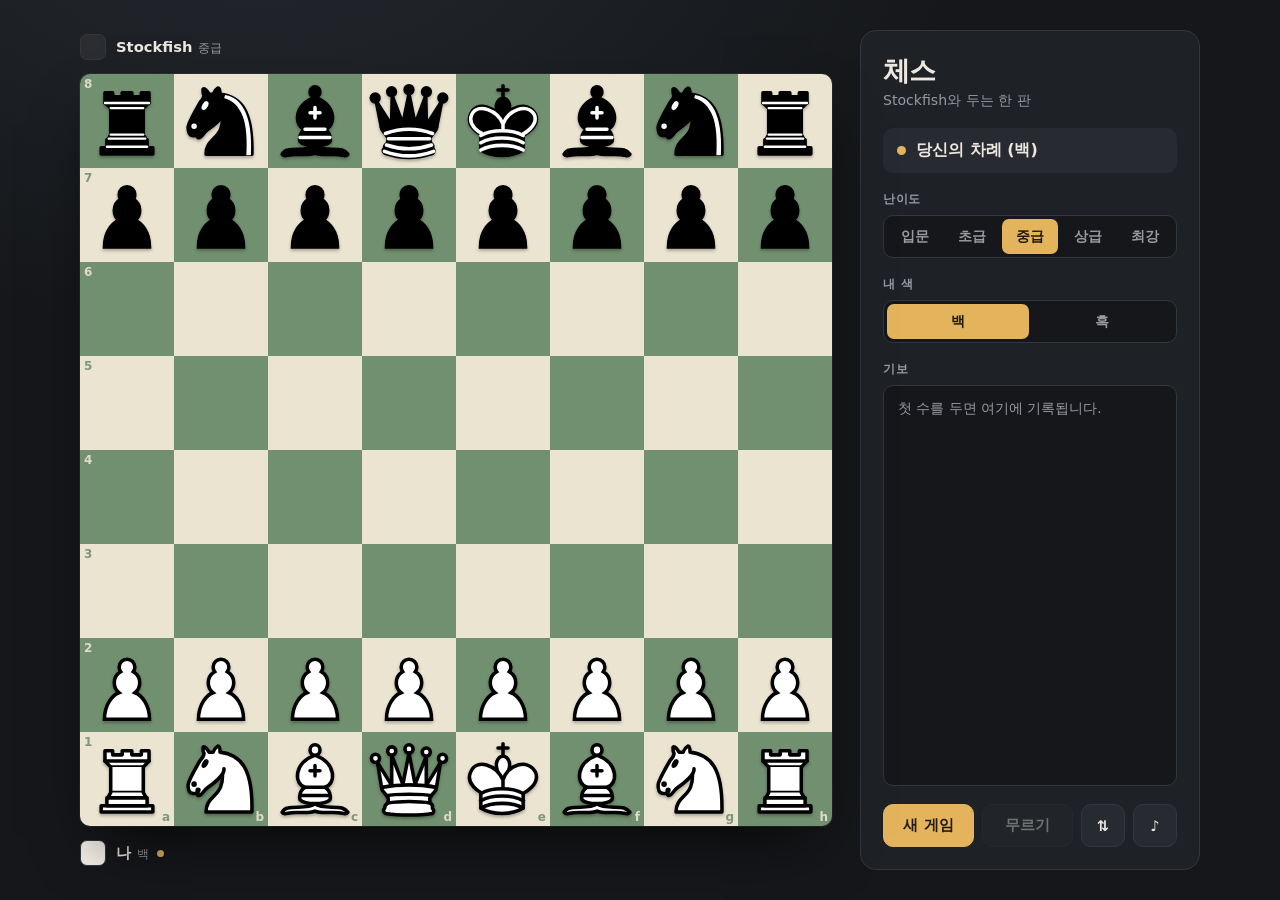
<file: index.html>
<!DOCTYPE html>
<html lang="ko">
<head>
    <meta charset="UTF-8">
    <meta name="viewport" content="width=device-width, initial-scale=1.0, viewport-fit=cover">
    <meta name="theme-color" content="#15171a">
    <title>체스 — AI 대국</title>
    <link rel="stylesheet" href="style.css?v=3">
</head>
<body>

<main class="app">
    <section class="table">
        <div class="player" id="barTop">
            <span class="avatar"></span>
            <span class="who"></span>
            <span class="taken"></span>
            <span class="lead"></span>
        </div>

        <div class="board" id="board" aria-label="체스판">
            <div class="squares" id="squares"></div>
            <div class="pieces" id="pieces"></div>
            <div class="promo" id="promo" hidden></div>
            <div class="result" id="result" hidden>
                <div class="result-card">
                    <p class="result-title" id="resultTitle"></p>
                    <p class="result-sub" id="resultSub"></p>
                    <div class="result-actions">
                        <button class="btn primary" id="resultNew">새 게임</button>
                        <button class="btn ghost" id="resultClose">보드 보기</button>
                    </div>
                </div>
            </div>
        </div>

        <div class="player" id="barBottom">
            <span class="avatar"></span>
            <span class="who"></span>
            <span class="taken"></span>
            <span class="lead"></span>
        </div>
    </section>

    <aside class="panel">
        <header class="brand">
            <h1>체스</h1>
            <p>Stockfish와 두는 한 판</p>
        </header>

        <div class="status" id="status" aria-live="polite">
            <span class="dot"></span>
            <span id="statusText">불러오는 중…</span>
        </div>

        <div class="field">
            <span class="label">난이도</span>
            <div class="seg" id="levelSeg" role="radiogroup" aria-label="난이도"></div>
        </div>

        <div class="field">
            <span class="label">내 색</span>
            <div class="seg" id="colorSeg" role="radiogroup" aria-label="내 색">
                <button data-color="w" role="radio">백</button>
                <button data-color="b" role="radio">흑</button>
            </div>
        </div>

        <div class="moves-wrap">
            <span class="label">기보</span>
            <ol class="moves" id="moves"></ol>
        </div>

        <div class="actions">
            <button class="btn primary" id="newBtn">새 게임</button>
            <button class="btn" id="undoBtn">무르기</button>
            <button class="btn icon" id="flipBtn" title="보드 뒤집기" aria-label="보드 뒤집기">⇅</button>
            <button class="btn icon" id="soundBtn" title="소리" aria-label="소리 켜기/끄기">♪</button>
        </div>
    </aside>
</main>

<script src="vendor/chess.js"></script>
<script src="script.js?v=3"></script>
</body>
</html>
</file>
<file: style.css>
:root {
    --bg: #15171a;
    --surface: #1e2126;
    --surface-2: #272b31;
    --line: #32373f;
    --text: #ece8df;
    --muted: #979aa1;
    --accent: #e3b45c;
    --accent-ink: #20180a;
    --sq-light: #ebe4d1;
    --sq-dark: #71906f;
    --mark: rgba(238, 190, 70, .52);
    --danger: #e0533f;
    --ease: cubic-bezier(.22, .9, .25, 1);
    --board: min(calc(100vw - 440px), calc(100dvh - 148px), 760px);
}

* { box-sizing: border-box; }

html, body { height: 100%; }

body {
    margin: 0;
    background:
        radial-gradient(1200px 700px at 20% -10%, #23272d 0%, transparent 60%),
        var(--bg);
    color: var(--text);
    font-family: "Pretendard", "Apple SD Gothic Neo", "Malgun Gothic", "Noto Sans KR", system-ui, sans-serif;
    -webkit-font-smoothing: antialiased;
    display: grid;
    place-items: center;
}

.app {
    display: grid;
    grid-template-columns: var(--board) 340px;
    gap: 28px;
    padding: 20px;
    align-items: stretch;
}

/* ───────── 보드 영역 ───────── */

.table { display: grid; gap: 10px; width: var(--board); }

.player {
    display: flex;
    align-items: center;
    gap: 10px;
    height: 34px;
    font-size: .92rem;
}
.avatar {
    width: 26px; height: 26px; border-radius: 7px;
    border: 1px solid var(--line);
    flex: none;
}
.avatar.w { background: #f3efe6; }
.avatar.b { background: #2b2d31; }
.who { font-weight: 600; white-space: nowrap; }
.who small { font-weight: 400; color: var(--muted); margin-left: 6px; }
.player.turn .who::after {
    content: "";
    display: inline-block;
    width: 7px; height: 7px; margin-left: 8px;
    border-radius: 50%;
    background: var(--accent);
    vertical-align: middle;
}
.taken { display: flex; align-items: center; min-width: 0; overflow: hidden; }
.taken svg { width: 20px; height: 20px; margin-right: -7px; flex: none; }
.taken svg.gap { margin-left: 6px; }
.lead { color: var(--muted); font-size: .82rem; font-variant-numeric: tabular-nums; margin-left: 8px; }

.board {
    position: relative;
    width: var(--board);
    aspect-ratio: 1;
    border-radius: 10px;
    overflow: hidden;
    box-shadow: 0 0 0 1px rgba(255,255,255,.06), 0 30px 60px -20px rgba(0,0,0,.7);
    touch-action: none;
    user-select: none;
    -webkit-user-select: none;
    -webkit-tap-highlight-color: transparent;
}

.squares {
    position: absolute; inset: 0;
    display: grid;
    grid-template: repeat(8, 1fr) / repeat(8, 1fr);
}
.sq { position: relative; }
.sq.light { background: var(--sq-light); }
.sq.dark  { background: var(--sq-dark); }
.sq.can   { cursor: grab; }
.board.grabbing, .board.grabbing .sq { cursor: grabbing; }

.sq .coord {
    position: absolute;
    font-size: clamp(9px, calc(var(--board) / 62), 12px);
    font-weight: 700;
    line-height: 1;
    opacity: .9;
    pointer-events: none;
}
.sq.light .coord { color: var(--sq-dark); }
.sq.dark  .coord { color: var(--sq-light); }
.coord.rank { top: 4px; left: 4px; }
.coord.file { bottom: 3px; right: 4px; }

.sq::before, .sq::after {
    content: "";
    position: absolute; inset: 0;
    pointer-events: none;
    opacity: 0;
    transition: opacity .14s ease;
}
/* 마지막 수 · 선택 */
.sq::before { background: var(--mark); }
.sq.last::before { opacity: .8; }
.sq.sel::before  { opacity: 1; }
.sq.check::before {
    opacity: 1;
    background: radial-gradient(circle, rgba(224,83,63,.95) 0%, rgba(224,83,63,.55) 45%, transparent 72%);
}
/* 갈 수 있는 칸 */
.sq::after {
    inset: 34%;
    border-radius: 50%;
    background: rgba(20, 24, 20, .26);
    transform: scale(.4);
    transition: opacity .14s ease, transform .18s var(--ease);
}
.sq.hint::after { opacity: 1; transform: scale(1); cursor: pointer; }
.sq.hint { cursor: pointer; }
.sq.hint.cap::after {
    inset: 5%;
    background: none;
    border: calc(var(--board) / 110) solid rgba(20, 24, 20, .26);
}
.sq.hover::after { opacity: 1; inset: 0; border-radius: 0; border: 0; background: rgba(20,24,20,.2); transform: none; }

.pieces { position: absolute; inset: 0; pointer-events: none; }
.piece {
    position: absolute; top: 0; left: 0;
    width: 12.5%; height: 12.5%;
    transition: transform .22s var(--ease), opacity .16s ease;
    will-change: transform;
    z-index: 1;
}
.piece svg {
    width: 100%; height: 100%;
    display: block;
    filter: drop-shadow(0 2px 1.5px rgba(0,0,0,.28));
    transition: transform .16s var(--ease), filter .16s ease;
}
.piece.moving { z-index: 3; }
.piece.enter { opacity: 0; }
.piece.enter svg { transform: scale(.55); }
.piece.gone { opacity: 0; transition: transform .22s var(--ease), opacity .14s ease .1s; }
.piece.gone svg { transform: scale(.7); transition-delay: .1s; }
.piece.dragging { transition: none; z-index: 5; }
.piece.dragging svg { transform: scale(1.16); filter: drop-shadow(0 10px 8px rgba(0,0,0,.35)); }

/* 승급 선택 */
.promo {
    position: absolute; top: 0; left: 0;
    width: 12.5%;
    z-index: 8;
    display: grid;
    background: #f6f2e8;
    border-radius: 8px;
    box-shadow: 0 14px 34px rgba(0,0,0,.5);
    overflow: hidden;
    animation: pop .16s var(--ease);
}
.promo[hidden] { display: none; }
.promo button {
    aspect-ratio: 1; padding: 6%;
    border: 0; background: none; cursor: pointer;
    transition: background .12s;
}
.promo button:hover { background: var(--accent); }
.promo svg { width: 100%; height: 100%; display: block; }

/* 결과 */
.result {
    position: absolute; inset: 0; z-index: 9;
    display: grid; place-items: center;
    background: rgba(12, 13, 15, .55);
    backdrop-filter: blur(3px);
    animation: fade .25s ease;
}
.result[hidden] { display: none; }
.result-card {
    background: var(--surface);
    border: 1px solid var(--line);
    border-radius: 16px;
    padding: 26px 30px 22px;
    text-align: center;
    min-width: min(300px, 80%);
    animation: pop .28s var(--ease);
}
.result-title { margin: 0; font-size: 1.6rem; font-weight: 800; letter-spacing: -.02em; }
.result-sub { margin: 6px 0 20px; color: var(--muted); }
.result-actions { display: flex; gap: 8px; justify-content: center; }

@keyframes pop { from { opacity: 0; transform: scale(.92); } }
@keyframes fade { from { opacity: 0; } }

/* ───────── 사이드 패널 ───────── */

.panel {
    background: var(--surface);
    border: 1px solid var(--line);
    border-radius: 16px;
    padding: 22px;
    display: flex;
    flex-direction: column;
    gap: 18px;
    min-height: 0;
    max-height: calc(var(--board) + 88px);
}

.brand h1 { margin: 0; font-size: 1.7rem; font-weight: 800; letter-spacing: -.03em; }
.brand p { margin: 2px 0 0; color: var(--muted); font-size: .88rem; }

.status {
    display: flex; align-items: center; gap: 10px;
    padding: 12px 14px;
    background: var(--surface-2);
    border-radius: 10px;
    font-weight: 600;
}
.status .dot {
    width: 9px; height: 9px; border-radius: 50%;
    background: var(--accent);
    flex: none;
}
.status.thinking .dot { animation: pulse 1s ease-in-out infinite; }
.status.over .dot { background: var(--muted); }
.status.alert .dot { background: var(--danger); }
@keyframes pulse { 50% { transform: scale(1.7); opacity: .35; } }

.field { display: grid; gap: 7px; }
.label { font-size: .76rem; font-weight: 700; color: var(--muted); letter-spacing: .06em; }

.seg {
    display: grid;
    grid-auto-flow: column;
    grid-auto-columns: 1fr;
    background: var(--bg);
    border: 1px solid var(--line);
    border-radius: 10px;
    padding: 3px;
    gap: 2px;
}
.seg button {
    border: 0; background: none; color: var(--muted);
    font: inherit; font-size: .88rem; font-weight: 600;
    padding: 8px 0;
    border-radius: 7px;
    cursor: pointer;
    transition: background .15s, color .15s;
}
.seg button:hover { color: var(--text); }
.seg button[aria-checked="true"] { background: var(--accent); color: var(--accent-ink); }

.moves-wrap { display: grid; grid-template-rows: auto 1fr; gap: 7px; flex: 1; min-height: 90px; }
.moves {
    margin: 0; padding: 6px;
    list-style: none;
    background: var(--bg);
    border: 1px solid var(--line);
    border-radius: 10px;
    overflow-y: auto;
    display: grid;
    grid-template-columns: 34px 1fr 1fr;
    align-content: start;
    font-variant-numeric: tabular-nums;
    font-size: .92rem;
    scrollbar-width: thin;
    scrollbar-color: var(--line) transparent;
}
.moves:empty::before {
    content: "첫 수를 두면 여기에 기록됩니다.";
    grid-column: 1 / -1;
    color: var(--muted);
    font-size: .85rem;
    padding: 8px;
}
.moves .n { color: var(--muted); padding: 5px 4px; text-align: right; }
.moves .m { padding: 5px 8px; border-radius: 6px; font-weight: 600; }
.moves .m.cur { background: var(--surface-2); color: var(--accent); }

.actions { display: grid; grid-template-columns: 1fr 1fr auto auto; gap: 8px; }
.btn {
    font: inherit; font-weight: 700; font-size: .92rem;
    color: var(--text);
    background: var(--surface-2);
    border: 1px solid var(--line);
    border-radius: 10px;
    padding: 11px 14px;
    cursor: pointer;
    transition: transform .12s var(--ease), background .15s, border-color .15s, opacity .15s;
}
.btn:hover { background: #30353c; }
.btn:active { transform: scale(.96); }
.btn:disabled { opacity: .4; cursor: default; transform: none; }
.btn.primary { background: var(--accent); border-color: var(--accent); color: var(--accent-ink); }
.btn.primary:hover { background: #edc271; }
.btn.ghost { background: none; }
.btn.icon { width: 44px; padding: 11px 0; }
.btn.icon.off { color: var(--muted); text-decoration: line-through; }

:focus-visible { outline: 2px solid var(--accent); outline-offset: 2px; }

/* ───────── 모바일 ───────── */

@media (max-width: 900px) {
    :root { --board: min(calc(100vw - 24px), 640px); }
    body { place-items: start center; }
    .app { grid-template-columns: var(--board); gap: 14px; padding: 12px; }
    .panel { max-height: none; padding: 16px; gap: 14px; }
    .brand { display: none; }
    .moves-wrap { height: 150px; flex: none; }
}

@media (prefers-reduced-motion: reduce) {
    *, *::before, *::after { transition-duration: .01ms !important; animation-duration: .01ms !important; }
}
</file>
